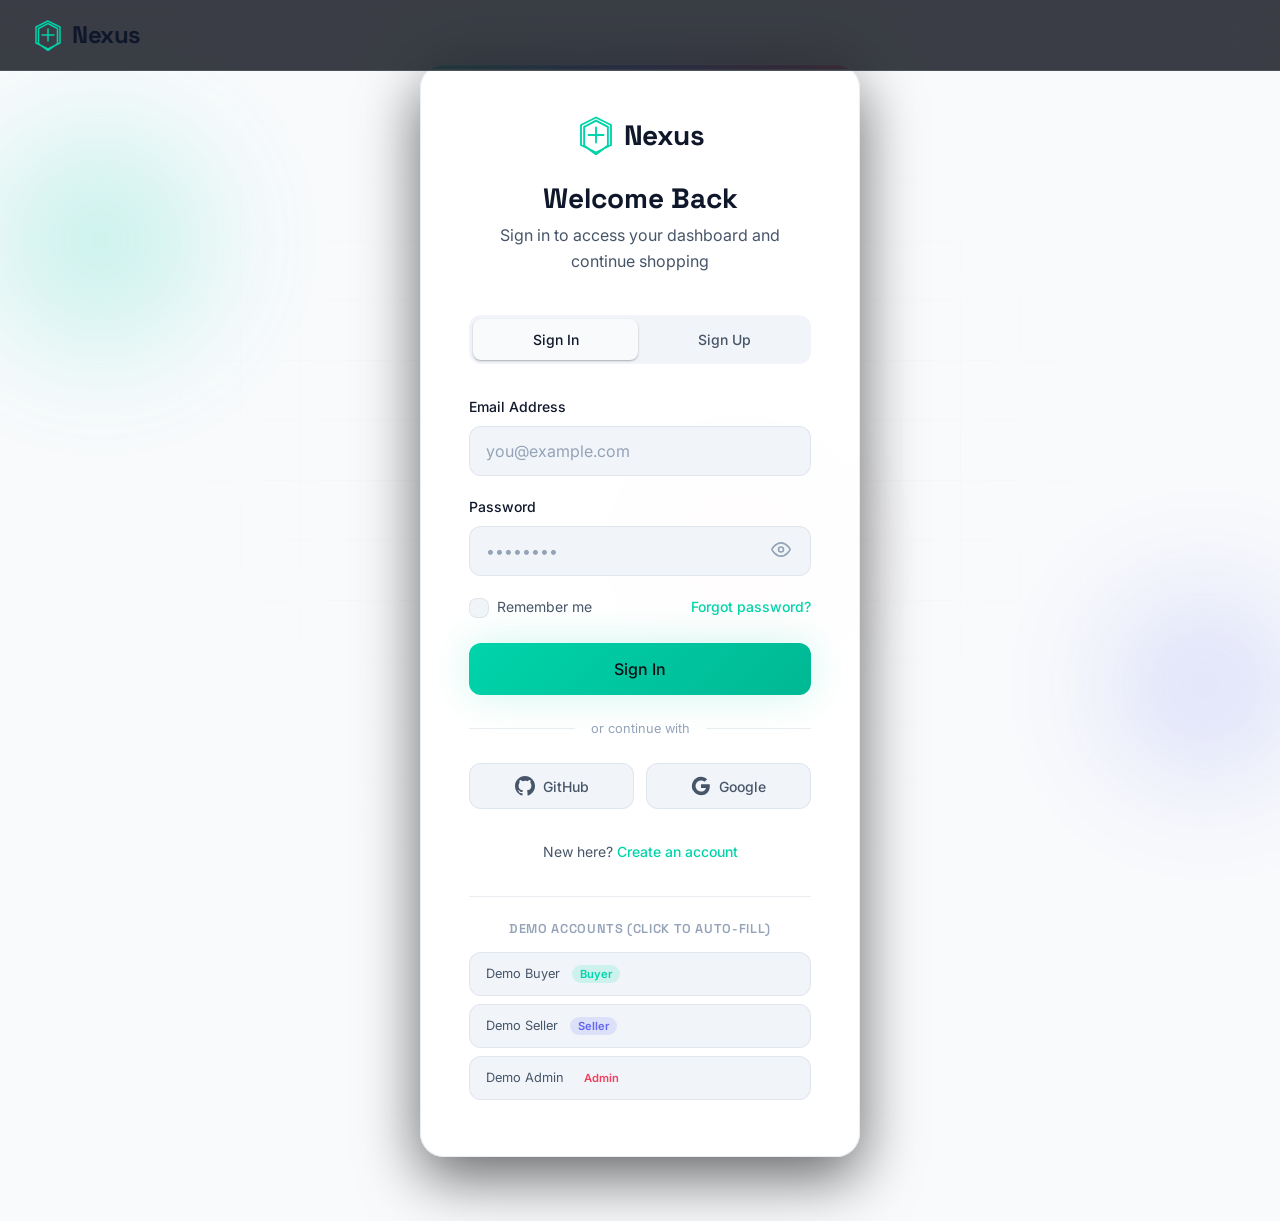
<file: admin.html>
<!DOCTYPE html>
<html lang="en">
<head>
    <meta charset="UTF-8">
    <meta name="viewport" content="width=device-width, initial-scale=1.0">
    <title>Admin Dashboard — Nexus Marketplace</title>
    <link rel="preconnect" href="https://fonts.googleapis.com">
    <link rel="preconnect" href="https://fonts.gstatic.com" crossorigin>
    <link href="https://fonts.googleapis.com/css2?family=Space+Grotesk:wght@300;400;500;600;700&family=Inter:wght@300;400;500;600;700&display=swap" rel="stylesheet">
    <link rel="stylesheet" href="styles.css">
    <style>
        .admin-page { display: grid; grid-template-columns: 260px 1fr; min-height: 100vh; }
        .admin-sidebar {
            background: var(--bg-secondary);
            border-right: 1px solid var(--border-primary);
            padding: 1.5rem;
            position: fixed;
            left: 0; top: 0; bottom: 0;
            width: 260px;
            z-index: var(--z-nav);
            overflow-y: auto;
        }
        .admin-main { margin-left: 260px; padding: 2rem; }
        .admin-header { display: flex; align-items: center; justify-content: space-between; margin-bottom: 2rem; }
        .admin-title { font-size: 1.75rem; font-weight: 700; }
        .admin-user { display: flex; align-items: center; gap: 0.75rem; }
        .admin-user-avatar { width: 40px; height: 40px; border-radius: 50%; object-fit: cover; }
        .admin-nav { display: flex; flex-direction: column; gap: 0.25rem; }
        .admin-nav-item {
            display: flex; align-items: center; gap: 0.75rem;
            padding: 0.75rem 1rem; border-radius: var(--radius-md);
            color: var(--text-secondary); font-weight: 500;
            transition: all var(--transition-fast);
        }
        .admin-nav-item:hover, .admin-nav-item.active {
            background: var(--accent-primary-dim);
            color: var(--accent-primary);
        }
        .admin-nav-item svg { width: 20px; height: 20px; }
        .admin-section { display: none; }
        .admin-section.active { display: block; animation: fadeIn 0.3s ease; }
        @keyframes fadeIn { from { opacity: 0; transform: translateY(10px); } to { opacity: 1; transform: translateY(0); } }
        .stats-grid { display: grid; grid-template-columns: repeat(auto-fit, minmax(240px, 1fr)); gap: 1.5rem; margin-bottom: 2rem; }
        .stat-card {
            background: var(--bg-card); backdrop-filter: blur(20px);
            border: 1px solid var(--border-primary); border-radius: var(--radius-lg);
            padding: 1.5rem; display: flex; align-items: center; gap: 1rem;
        }
        .stat-icon { width: 48px; height: 48px; border-radius: var(--radius-md); display: flex; align-items: center; justify-content: center; }
        .stat-icon svg { width: 24px; height: 24px; }
        .stat-icon.revenue { background: var(--accent-primary-dim); color: var(--accent-primary); }
        .stat-icon.users { background: var(--accent-secondary-dim); color: var(--accent-secondary); }
        .stat-icon.orders { background: var(--accent-tertiary-dim); color: var(--accent-tertiary); }
        .stat-icon.products { background: rgba(251,191,36,0.15); color: var(--accent-gold); }
        .stat-info { display: flex; flex-direction: column; }
        .stat-value { font-family: var(--font-display); font-size: 1.75rem; font-weight: 700; }
        .stat-label { font-size: 0.85rem; color: var(--text-muted); text-transform: uppercase; letter-spacing: 0.05em; }
        .stat-trend { font-size: 0.75rem; font-weight: 600; margin-top: 0.25rem; }
        .stat-trend.positive { color: var(--accent-primary); }
        .stat-trend.negative { color: var(--accent-tertiary); }
        .charts-grid { display: grid; grid-template-columns: 2fr 1fr; gap: 1.5rem; margin-bottom: 2rem; }
        .chart-card {
            background: var(--bg-card); backdrop-filter: blur(20px);
            border: 1px solid var(--border-primary); border-radius: var(--radius-lg);
            padding: 1.5rem;
        }
        .chart-header { display: flex; justify-content: space-between; align-items: center; margin-bottom: 1.5rem; }
        .chart-title { font-size: 1.1rem; font-weight: 600; }
        .chart-select { padding: 0.5rem 1rem; background: var(--bg-tertiary); border: 1px solid var(--border-primary); border-radius: var(--radius-sm); color: var(--text-primary); font-size: 0.8rem; }
        .table-container { overflow-x: auto; }
        .data-table { width: 100%; border-collapse: collapse; }
        .data-table th, .data-table td { padding: 1rem; text-align: left; border-bottom: 1px solid var(--border-primary); }
        .data-table th { font-size: 0.7rem; font-weight: 600; text-transform: uppercase; letter-spacing: 0.05em; color: var(--text-muted); }
        .data-table td { font-size: 0.875rem; }
        .data-table tr:hover td { background: var(--bg-tertiary); }
        .badge { padding: 0.25rem 0.75rem; border-radius: var(--radius-full); font-size: 0.7rem; font-weight: 600; text-transform: uppercase; }
        .badge-success { background: var(--accent-primary-dim); color: var(--accent-primary); }
        .badge-warning { background: rgba(251,191,36,0.15); color: var(--accent-gold); }
        .badge-danger { background: var(--accent-tertiary-dim); color: var(--accent-tertiary); }
        .badge-info { background: var(--accent-secondary-dim); color: var(--accent-secondary); }
        .action-btn { padding: 0.375rem 0.75rem; font-size: 0.75rem; border-radius: var(--radius-sm); margin-right: 0.25rem; }
        .action-btn.edit { background: var(--accent-primary-dim); color: var(--accent-primary); border: 1px solid var(--border-accent); }
        .action-btn.delete { background: var(--accent-tertiary-dim); color: var(--accent-tertiary); border: 1px solid rgba(244,63,94,0.3); }
        .action-btn.view { background: var(--accent-secondary-dim); color: var(--accent-secondary); border: 1px solid rgba(99,102,241,0.3); }
        .chart-canvas { width: 100%; height: 250px; }
        .top-products { display: flex; flex-direction: column; gap: 1rem; }
        .top-product { display: flex; align-items: center; gap: 1rem; padding: 1rem; background: var(--bg-tertiary); border-radius: var(--radius-md); }
        .top-product-rank { font-family: var(--font-display); font-size: 1.5rem; font-weight: 700; color: var(--text-muted); width: 40px; }
        .top-product-info { flex: 1; }
        .top-product-name { font-weight: 600; margin-bottom: 0.25rem; }
        .top-product-meta { font-size: 0.8rem; color: var(--text-muted); }
        .top-product-stats { text-align: right; }
        .top-product-sales { font-family: var(--font-display); font-size: 1.25rem; font-weight: 700; color: var(--accent-primary); }
        .top-product-revenue { font-size: 0.8rem; color: var(--text-muted); }
        .quick-actions { display: flex; gap: 1rem; flex-wrap: wrap; margin-top: 1.5rem; }
        .mobile-menu-btn { display: none; position: fixed; bottom: 1.5rem; right: 1.5rem; z-index: var(--z-overlay); }
        @media (max-width: 1024px) {
            .admin-page { grid-template-columns: 1fr; }
            .admin-sidebar { transform: translateX(-100%); transition: transform var(--transition-base); }
            .admin-sidebar.open { transform: translateX(0); }
            .admin-main { margin-left: 0; }
            .mobile-menu-btn { display: flex; }
            .charts-grid { grid-template-columns: 1fr; }
        }
        .sidebar-overlay { display: none; position: fixed; inset: 0; background: rgba(0,0,0,0.5); z-index: calc(var(--z-nav) - 1); }
        .sidebar-overlay.open { display: block; }
    </style>
</head>
<body>
    <div class="admin-page">
        <!-- Sidebar -->
        <aside class="admin-sidebar" id="adminSidebar">
            <div class="admin-logo" style="display:flex;align-items:center;gap:0.5rem;margin-bottom:2rem;padding-bottom:1.5rem;border-bottom:1px solid var(--border-primary);">
                <svg class="logo-icon" style="width:32px;height:32px;" viewBox="0 0 32 32" fill="none" xmlns="http://www.w3.org/2000/svg">
                    <path d="M16 2L4 8v16l12 6 12-6V8L16 2zm0 2.5L25.5 9.5V24.5L16 31.5L6.5 24.5V9.5L16 4.5z" stroke="currentColor" stroke-width="1.5"/>
                    <path d="M16 10v12M10 16h12" stroke="currentColor" stroke-width="1.5" stroke-linecap="round"/>
                </svg>
                <span class="logo-text" style="font-size:1.25rem;">Nexus Admin</span>
            </div>
            <nav class="admin-nav">
                <button class="admin-nav-item active" data-section="overview">
                    <svg viewBox="0 0 24 24" fill="none" stroke="currentColor" stroke-width="2"><rect x="3" y="3" width="7" height="7" rx="1"/><rect x="14" y="3" width="7" height="7" rx="1"/><rect x="3" y="14" width="7" height="7" rx="1"/><rect x="14" y="14" width="7" height="7" rx="1"/></svg>
                    Overview
                </button>
                <button class="admin-nav-item" data-section="users">
                    <svg viewBox="0 0 24 24" fill="none" stroke="currentColor" stroke-width="2"><path d="M17 21v-2a4 4 0 0 0-4-4H5a4 4 0 0 0-4 4v2"/><circle cx="9" cy="7" r="4"/><path d="M23 21v-2a4 4 0 0 0-3-3.87"/><path d="M16 3.13a4 4 0 0 1 0 7.75"/></svg>
                    Users
                </button>
                <button class="admin-nav-item" data-section="products">
                    <svg viewBox="0 0 24 24" fill="none" stroke="currentColor" stroke-width="2"><path d="M21 16V8a2 2 0 0 0-1-1.73l-7-4a2 2 0 0 0-2 0l-7 4A2 2 0 0 0 3 8v8a2 2 0 0 0 1 1.73l7 4a2 2 0 0 0 2 0l7-4A2 2 0 0 0 21 16z"/><polyline points="3.27 6.96 12 12.01 20.73 6.96"/><line x1="12" y1="22.08" x2="12" y2="12"/></svg>
                    Products
                </button>
                <button class="admin-nav-item" data-section="orders">
                    <svg viewBox="0 0 24 24" fill="none" stroke="currentColor" stroke-width="2"><circle cx="9" cy="21" r="1"/><circle cx="20" cy="21" r="1"/><path d="M1 1h4l2.68 13.39a2 2 0 0 0 2 1.61h9.72a2 2 0 0 0 2-1.61L23 6H6"/></svg>
                    Orders
                </button>
                <button class="admin-nav-item" data-section="analytics">
                    <svg viewBox="0 0 24 24" fill="none" stroke="currentColor" stroke-width="2"><line x1="18" y1="20" x2="18" y2="10"/><line x1="12" y1="20" x2="12" y2="4"/><line x1="6" y1="20" x2="6" y2="14"/></svg>
                    Analytics
                </button>
                <button class="admin-nav-item" data-section="settings">
                    <svg viewBox="0 0 24 24" fill="none" stroke="currentColor" stroke-width="2"><circle cx="12" cy="12" r="3"/><path d="M19.4 15a1.65 1.65 0 0 0 .33 1.82l.06.06a2 2 0 0 1 0 2.83 2 2 0 0 1-2.83 0l-.06-.06a1.65 1.65 0 0 0-1.82-.33 1.65 1.65 0 0 0-1 1.51V21a2 2 0 0 1-2 2 2 2 0 0 1-2-2v-.09A1.65 1.65 0 0 0 9 19.4a1.65 1.65 0 0 0-1.82.33l-.06.06a2 2 0 0 1-2.83 0 2 2 0 0 1 0-2.83l.06-.06a1.65 1.65 0 0 0 .33-1.82 1.65 1.65 0 0 0-1.51-1H3a2 2 0 0 1-2-2 2 2 0 0 1 2-2h.09A1.65 1.65 0 0 1 4.6 9a1.65 1.65 0 0 1 1.82-.33l.06-.06a2 2 0 0 1 2.83 0 2 2 0 0 1 0 2.83l-.06.06a1.65 1.65 0 0 1-.33 1.82V9a1.65 1.65 0 0 1 1.51-1H9a1.65 1.65 0 0 1 1.82-.33l.06-.06a2 2 0 0 1 2.83 0 2 2 0 0 1 0-2.83l-.06-.06A1.65 1.65 0 0 1 15 3a1.65 1.65 0 0 1 1.82.33l.06.06a2 2 0 0 1 0 2.83 2 2 0 0 1-2.83 0l-.06-.06a1.65 1.65 0 0 1-.33-1.82V3a2 2 0 0 1 2-2 2 2 0 0 1 2 2v.09a1.65 1.65 0 0 1 1 1.51 1.65 1.65 0 0 1 1.82.33l.06.06a2 2 0 0 1 0 2.83 2 2 0 0 1-2.83 0l-.06-.06a1.65 1.65 0 0 1-1.82-.33 1.65 1.65 0 0 1-1-1.51V3a2 2 0 0 1 2-2 2 2 0 0 1 2 2h.09a1.65 1.65 0 0 1 1 1.51 1.65 1.65 0 0 1 1.82.33l.06.06a2 2 0 0 1 0 2.83 2 2 0 0 1-2.83 0l-.06-.06a1.65 1.65 0 0 1-.33-1.82V3a2 2 0 0 1 2-2 2 2 0 0 1 2 2h.09a1.65 1.65 0 0 1 1 1.51z"/></svg>
                    Settings
                </button>
            </nav>
        </aside>
        <div class="sidebar-overlay" id="sidebarOverlay"></div>

        <!-- Main Content -->
        <main class="admin-main">
            <header class="admin-header">
                <h1 class="admin-title" id="pageTitle">Overview</h1>
                <div class="admin-user">
                    <img class="admin-user-avatar" id="adminAvatar" src="" alt="">
                    <div>
                        <div style="font-weight:600;" id="adminName">Admin User</div>
                        <div style="font-size:0.75rem;color:var(--text-muted);" id="adminRole">Administrator</div>
                    </div>
                </div>
            </header>

            <!-- Overview Section -->
            <section class="admin-section active" id="overviewSection">
                <div class="stats-grid">
                    <div class="stat-card">
                        <div class="stat-icon revenue"><svg viewBox="0 0 24 24" fill="none" stroke="currentColor" stroke-width="2"><line x1="12" y1="1" x2="12" y2="23"/><path d="M17 5H9.5a3.5 3.5 0 0 0 0 7h5a3.5 3.5 0 0 1 0 7H6"/></svg></div>
                        <div class="stat-info">
                            <span class="stat-value" id="totalRevenue">$0</span>
                            <span class="stat-label">Total Revenue</span>
                            <span class="stat-trend positive" id="revenueTrend">+0% vs last month</span>
                        </div>
                    </div>
                    <div class="stat-card">
                        <div class="stat-icon users"><svg viewBox="0 0 24 24" fill="none" stroke="currentColor" stroke-width="2"><path d="M17 21v-2a4 4 0 0 0-4-4H5a4 4 0 0 0-4 4v2"/><circle cx="9" cy="7" r="4"/><path d="M23 21v-2a4 4 0 0 0-3-3.87"/><path d="M16 3.13a4 4 0 0 1 0 7.75"/></svg></div>
                        <div class="stat-info">
                            <span class="stat-value" id="totalUsers">0</span>
                            <span class="stat-label">Total Users</span>
                            <span class="stat-trend positive" id="usersTrend">+0% vs last month</span>
                        </div>
                    </div>
                    <div class="stat-card">
                        <div class="stat-icon orders"><svg viewBox="0 0 24 24" fill="none" stroke="currentColor" stroke-width="2"><circle cx="9" cy="21" r="1"/><circle cx="20" cy="21" r="1"/><path d="M1 1h4l2.68 13.39a2 2 0 0 0 2 1.61h9.72a2 2 0 0 0 2-1.61L23 6H6"/></svg></div>
                        <div class="stat-info">
                            <span class="stat-value" id="totalOrders">0</span>
                            <span class="stat-label">Total Orders</span>
                            <span class="stat-trend positive" id="ordersTrend">+0% vs last month</span>
                        </div>
                    </div>
                    <div class="stat-card">
                        <div class="stat-icon products"><svg viewBox="0 0 24 24" fill="none" stroke="currentColor" stroke-width="2"><path d="M21 16V8a2 2 0 0 0-1-1.73l-7-4a2 2 0 0 0-2 0l-7 4A2 2 0 0 0 3 8v8a2 2 0 0 0 1 1.73l7 4a2 2 0 0 0 2 0l7-4A2 2 0 0 0 21 16z"/></svg></div>
                        <div class="stat-info">
                            <span class="stat-value" id="totalProducts">0</span>
                            <span class="stat-label">Products</span>
                            <span class="stat-trend positive" id="productsTrend">+0% vs last month</span>
                        </div>
                    </div>
                </div>

                <div class="charts-grid">
                    <div class="chart-card">
                        <div class="chart-header">
                            <h3 class="chart-title">Revenue Overview</h3>
                            <select class="chart-select" id="revenuePeriod">
                                <option value="12">Last 12 Months</option>
                                <option value="6">Last 6 Months</option>
                                <option value="30">Last 30 Days</option>
                            </select>
                        </div>
                        <canvas class="chart-canvas" id="revenueChart"></canvas>
                    </div>
                    <div class="chart-card">
                        <div class="chart-header">
                            <h3 class="chart-title">Top Products</h3>
                        </div>
                        <div class="top-products" id="topProductsList"></div>
                    </div>
                </div>

                <div class="chart-card" style="margin-bottom: 2rem;">
                    <div class="chart-header">
                        <h3 class="chart-title">Recent Orders</h3>
                    </div>
                    <div class="table-container">
                        <table class="data-table" id="recentOrdersTable">
                            <thead>
                                <tr>
                                    <th>Order ID</th>
                                    <th>Customer</th>
                                    <th>Product</th>
                                    <th>Amount</th>
                                    <th>Status</th>
                                    <th>Date</th>
                                </tr>
                            </thead>
                            <tbody id="recentOrdersBody"></tbody>
                        </table>
                    </div>
                </div>

                <div class="quick-actions">
                    <button class="btn btn-primary" onclick="window.location.href='#products'">Add Product</button>
                    <button class="btn btn-secondary" onclick="window.location.href='#users'">Invite User</button>
                    <button class="btn btn-outline" onclick="exportData()">Export Data</button>
                </div>
            </section>

            <!-- Users Section -->
            <section class="admin-section" id="usersSection">
                <div class="chart-header" style="margin-bottom:1.5rem;">
                    <h3 class="chart-title">User Management</h3>
                    <input type="text" class="chart-select" style="width:250px;" placeholder="Search users..." id="userSearch">
                </div>
                <div class="table-container">
                    <table class="data-table" id="usersTable">
                        <thead>
                            <tr>
                                <th>User</th>
                                <th>Email</th>
                                <th>Role</th>
                                <th>Joined</th>
                                <th>Purchases</th>
                                <th>Spent</th>
                                <th>Status</th>
                                <th>Actions</th>
                            </tr>
                        </thead>
                        <tbody id="usersBody"></tbody>
                    </table>
                </div>
            </section>

            <!-- Products Section -->
            <section class="admin-section" id="productsSection">
                <div class="chart-header" style="margin-bottom:1.5rem;">
                    <h3 class="chart-title">Product Management</h3>
                    <button class="btn btn-primary" onclick="openProductModal()">Add Product</button>
                </div>
                <div class="table-container">
                    <table class="data-table" id="productsTable">
                        <thead>
                            <tr>
                                <th>Product</th>
                                <th>Category</th>
                                <th>Price</th>
                                <th>Sales</th>
                                <th>Revenue</th>
                                <th>Rating</th>
                                <th>Author</th>
                                <th>Actions</th>
                            </tr>
                        </thead>
                        <tbody id="productsBody"></tbody>
                    </table>
                </div>
            </section>

            <!-- Orders Section -->
            <section class="admin-section" id="ordersSection">
                <div class="chart-header" style="margin-bottom:1.5rem;">
                    <h3 class="chart-title">Order Management</h3>
                    <select class="chart-select" id="orderStatusFilter">
                        <option value="all">All Status</option>
                        <option value="completed">Completed</option>
                        <option value="pending">Pending</option>
                        <option value="refunded">Refunded</option>
                    </select>
                </div>
                <div class="table-container">
                    <table class="data-table" id="ordersTable">
                        <thead>
                            <tr>
                                <th>Order ID</th>
                                <th>Customer</th>
                                <th>Product</th>
                                <th>Amount</th>
                                <th>Status</th>
                                <th>Payment</th>
                                <th>Date</th>
                                <th>Actions</th>
                            </tr>
                        </thead>
                        <tbody id="ordersBody"></tbody>
                    </table>
                </div>
            </section>

            <!-- Analytics Section -->
            <section class="admin-section" id="analyticsSection">
                <div class="charts-grid">
                    <div class="chart-card">
                        <div class="chart-header">
                            <h3 class="chart-title">User Growth</h3>
                        </div>
                        <canvas class="chart-canvas" id="usersChart"></canvas>
                    </div>
                    <div class="chart-card">
                        <div class="chart-header">
                            <h3 class="chart-title">Category Distribution</h3>
                        </div>
                        <canvas class="chart-canvas" id="categoryChart"></canvas>
                    </div>
                </div>
                <div class="charts-grid">
                    <div class="chart-card">
                        <div class="chart-header">
                            <h3 class="chart-title">Revenue by Category</h3>
                        </div>
                        <canvas class="chart-canvas" id="categoryRevenueChart"></canvas>
                    </div>
                    <div class="chart-card">
                        <div class="chart-header">
                            <h3 class="chart-title">Conversion Funnel</h3>
                        </div>
                        <div style="height:250px;display:flex;flex-direction:column;justify-content:space-between;padding:1rem 0;">
                            <div class="funnel-step" style="display:flex;align-items:center;gap:1rem;">
                                <div style="width:100%;height:40px;background:linear-gradient(90deg,var(--accent-primary),var(--accent-secondary));border-radius:var(--radius-sm);"></div>
                                <span style="width:120px;font-size:0.85rem;">Visitors (100%)</span>
                            </div>
                            <div class="funnel-step" style="display:flex;align-items:center;gap:1rem;">
                                <div style="width:70%;height:40px;background:linear-gradient(90deg,var(--accent-secondary),var(--accent-tertiary));border-radius:var(--radius-sm);"></div>
                                <span style="width:120px;font-size:0.85rem;">Browse (70%)</span>
                            </div>
                            <div class="funnel-step" style="display:flex;align-items:center;gap:1rem;">
                                <div style="width:35%;height:40px;background:linear-gradient(90deg,var(--accent-tertiary),var(--accent-gold));border-radius:var(--radius-sm);"></div>
                                <span style="width:120px;font-size:0.85rem;">Cart (35%)</span>
                            </div>
                            <div class="funnel-step" style="display:flex;align-items:center;gap:1rem;">
                                <div style="width:20%;height:40px;background:linear-gradient(90deg,var(--accent-gold),var(--accent-primary));border-radius:var(--radius-sm);"></div>
                                <span style="width:120px;font-size:0.85rem;">Purchase (20%)</span>
                            </div>
                        </div>
                    </div>
                </div>
            </section>

            <!-- Settings Section -->
            <section class="admin-section" id="settingsSection">
                <div class="chart-card" style="max-width:600px;">
                    <h3 class="chart-title" style="margin-bottom:1.5rem;">Site Settings</h3>
                    <div style="display:flex;flex-direction:column;gap:1.5rem;">
                        <div>
                            <label style="display:block;font-weight:500;margin-bottom:0.5rem;">Marketplace Name</label>
                            <input type="text" class="form-input" value="Nexus Marketplace" style="max-width:400px;">
                        </div>
                        <div>
                            <label style="display:block;font-weight:500;margin-bottom:0.5rem;">Commission Rate (%)</label>
                            <input type="number" class="form-input" value="15" min="0" max="50" style="max-width:200px;">
                        </div>
                        <div>
                            <label style="display:block;font-weight:500;margin-bottom:0.5rem;">Allow New Registrations</label>
                            <label class="checkbox-wrapper">
                                <input type="checkbox" checked>
                                <span class="checkbox-custom"><svg viewBox="0 0 24 24" fill="none" stroke="currentColor" stroke-width="3"><polyline points="20 6 9 17 4 12"/></span>
                                Enabled
                            </label>
                        </div>
                        <div>
                            <label style="display:block;font-weight:500;margin-bottom:0.5rem;">Maintenance Mode</label>
                            <label class="checkbox-wrapper">
                                <input type="checkbox">
                                <span class="checkbox-custom"><svg viewBox="0 0 24 24" fill="none" stroke="currentColor" stroke-width="3"><polyline points="20 6 9 17 4 12"/></span>
                                Disabled
                            </label>
                        </div>
                        <button class="btn btn-primary" style="width:fit-content;">Save Changes</button>
                    </div>
                </div>
            </section>
        </main>
    </div>

    <!-- Product Modal -->
    <div id="productModal" style="display:none;position:fixed;inset:0;background:rgba(0,0,0,0.7);z-index:var(--z-modal);align-items:center;justify-content:center;padding:1rem;">
        <div style="background:var(--bg-card);border:1px solid var(--border-primary);border-radius:var(--radius-xl);padding:2rem;max-width:600px;width:100%;max-height:90vh;overflow-y:auto;">
            <div style="display:flex;justify-content:space-between;align-items:center;margin-bottom:1.5rem;">
                <h3 id="modalTitle">Add Product</h3>
                <button onclick="closeProductModal()" style="background:none;border:none;color:var(--text-muted);font-size:1.5rem;cursor:pointer;">×</button>
            </div>
            <form id="productForm">
                <div style="display:grid;grid-template-columns:1fr 1fr;gap:1rem;margin-bottom:1rem;">
                    <div><label class="form-label">Title</label><input type="text" class="form-input" name="title" required></div>
                    <div><label class="form-label">Category</label><select class="form-input" name="category"><option value="templates">Templates</option><option value="plugins">Plugins</option><option value="courses">Courses</option><option value="assets">Assets</option><option value="tools">Tools</option><option value="services">Services</option></select></div>
                </div>
                <div style="margin-bottom:1rem;"><label class="form-label">Description</label><textarea class="form-input" name="description" rows="3" required></textarea></div>
                <div style="display:grid;grid-template-columns:1fr 1fr 1fr;gap:1rem;margin-bottom:1rem;">
                    <div><label class="form-label">Price ($)</label><input type="number" class="form-input" name="price" min="0" step="0.01" required></div>
                    <div><label class="form-label">Original Price ($)</label><input type="number" class="form-input" name="originalPrice" min="0" step="0.01"></div>
                    <div><label class="form-label">Badge</label><select class="form-input" name="badge"><option value="">None</option><option value="new">New</option><option value="hot">Hot</option><option value="sale">Sale</option><option value="featured">Featured</option></select></div>
                </div>
                <div style="display:grid;grid-template-columns:1fr 1fr;gap:1rem;margin-bottom:1rem;">
                    <div><label class="form-label">Author</label><input type="text" class="form-input" name="author" value="Admin"></div>
                    <div><label class="form-label">Subcategory</label><input type="text" class="form-input" name="subcategory" placeholder="e.g., Next.js / React"></div>
                </div>
                <div style="display:flex;gap:1rem;justify-content:flex-end;">
                    <button type="button" class="btn btn-secondary" onclick="closeProductModal()">Cancel</button>
                    <button type="submit" class="btn btn-primary">Save Product</button>
                </div>
            </form>
        </div>
    </div>

    <script src="data.js"></script>
    <script src="admin.js"></script>
</body>
</html>
</file>
<file: styles.css>
/* ========================================
   NEXUS MARKETPLACE - PREMIUM STYLES
   ======================================== */

:root {
  /* Colors - Dark Theme Primary */
  --bg-primary: #0a0e17;
  --bg-secondary: #111827;
  --bg-tertiary: #1a2235;
  --bg-card: rgba(22, 30, 48, 0.8);
  --bg-glass: rgba(22, 30, 48, 0.6);
  --bg-glass-strong: rgba(22, 30, 48, 0.9);

  /* Accent Colors */
  --accent-primary: #00d4aa;
  --accent-primary-dim: rgba(0, 212, 170, 0.15);
  --accent-secondary: #6366f1;
  --accent-secondary-dim: rgba(99, 102, 241, 0.15);
  --accent-tertiary: #f43f5e;
  --accent-gold: #fbbf24;

  /* Text Colors */
  --text-primary: #f8fafc;
  --text-secondary: #94a3b8;
  --text-muted: #64748b;
  --text-inverse: #0a0e17;

  /* Borders */
  --border-primary: rgba(148, 163, 184, 0.12);
  --border-accent: rgba(0, 212, 170, 0.3);
  --border-glow: rgba(0, 212, 170, 0.5);

  /* Shadows */
  --shadow-sm: 0 1px 2px rgba(0, 0, 0, 0.3);
  --shadow-md: 0 4px 12px rgba(0, 0, 0, 0.4);
  --shadow-lg: 0 12px 40px rgba(0, 0, 0, 0.5);
  --shadow-xl: 0 20px 60px rgba(0, 0, 0, 0.6);
  --shadow-glow: 0 0 40px rgba(0, 212, 170, 0.2);
  --shadow-glow-strong: 0 0 60px rgba(0, 212, 170, 0.35);

  /* Radius */
  --radius-sm: 8px;
  --radius-md: 12px;
  --radius-lg: 16px;
  --radius-xl: 24px;
  --radius-full: 9999px;

  /* Transitions */
  --transition-fast: 150ms ease;
  --transition-base: 250ms ease;
  --transition-slow: 400ms ease;
  --transition-spring: 400ms cubic-bezier(0.34, 1.56, 0.64, 1);

  /* Typography */
  --font-display: 'Space Grotesk', sans-serif;
  --font-body: 'Inter', sans-serif;

  /* Z-index */
  --z-bg: 0;
  --z-content: 10;
  --z-nav: 100;
  --z-overlay: 200;
  --z-modal: 300;
  --z-toast: 400;
}

@media (prefers-color-scheme: light) {
  :root {
    --bg-primary: #f8fafc;
    --bg-secondary: #ffffff;
    --bg-tertiary: #f1f5f9;
    --bg-card: rgba(255, 255, 255, 0.9);
    --bg-glass: rgba(255, 255, 255, 0.7);
    --bg-glass-strong: rgba(255, 255, 255, 0.95);

    --text-primary: #0f172a;
    --text-secondary: #475569;
    --text-muted: #94a3b8;

    --border-primary: rgba(148, 163, 184, 0.2);
  }
}

/* ========================================
   RESET & BASE
   ======================================== */

*, *::before, *::after {
  box-sizing: border-box;
  margin: 0;
  padding: 0;
}

html {
  scroll-behavior: smooth;
  -webkit-font-smoothing: antialiased;
  -moz-osx-font-smoothing: grayscale;
}

body {
  font-family: var(--font-body);
  background: var(--bg-primary);
  color: var(--text-primary);
  line-height: 1.6;
  overflow-x: hidden;
  min-height: 100vh;
}

a {
  color: inherit;
  text-decoration: none;
}

button {
  font-family: inherit;
  cursor: pointer;
  border: none;
  background: none;
}

img {
  max-width: 100%;
  height: auto;
  display: block;
}

input, select, textarea {
  font-family: inherit;
  font-size: inherit;
}

/* Scrollbar */
::-webkit-scrollbar { width: 8px; height: 8px; }
::-webkit-scrollbar-track { background: var(--bg-primary); }
::-webkit-scrollbar-thumb { background: var(--bg-tertiary); border-radius: 4px; }
::-webkit-scrollbar-thumb:hover { background: var(--text-muted); }

/* Selection */
::selection {
  background: var(--accent-primary-dim);
  color: var(--text-primary);
}

/* ========================================
   BACKGROUND ANIMATION
   ======================================== */

.bg-animation {
  position: fixed;
  inset: 0;
  z-index: var(--z-bg);
  pointer-events: none;
  overflow: hidden;
}

.bg-orb {
  position: absolute;
  border-radius: 50%;
  filter: blur(80px);
  opacity: 0.4;
  animation: float 20s ease-in-out infinite;
}

.bg-orb:nth-child(1) {
  width: 400px; height: 400px;
  background: radial-gradient(circle, var(--accent-primary) 0%, transparent 70%);
  top: -100px; right: -100px;
  animation-delay: 0s;
}

.bg-orb:nth-child(2) {
  width: 300px; height: 300px;
  background: radial-gradient(circle, var(--accent-secondary) 0%, transparent 70%);
  bottom: 20%; left: -50px;
  animation-delay: -7s;
}

.bg-orb:nth-child(3) {
  width: 250px; height: 250px;
  background: radial-gradient(circle, var(--accent-tertiary) 0%, transparent 70%);
  top: 40%; right: 10%;
  animation-delay: -14s;
}

@keyframes float {
  0%, 100% { transform: translate(0, 0) scale(1); }
  25% { transform: translate(30px, -30px) scale(1.05); }
  50% { transform: translate(-20px, 20px) scale(0.95); }
  75% { transform: translate(20px, 30px) scale(1.02); }
}

.grid-overlay {
  position: fixed;
  inset: 0;
  z-index: var(--z-bg);
  pointer-events: none;
  background-image:
    linear-gradient(rgba(148, 163, 184, 0.03) 1px, transparent 1px),
    linear-gradient(90deg, rgba(148, 163, 184, 0.03) 1px, transparent 1px);
  background-size: 60px 60px;
  mask-image: radial-gradient(ellipse at center, black 20%, transparent 70%);
}

/* ========================================
   TYPOGRAPHY
   ======================================== */

h1, h2, h3, h4, h5, h6 {
  font-family: var(--font-display);
  font-weight: 600;
  line-height: 1.2;
  color: var(--text-primary);
}

.gradient-text {
  background: linear-gradient(135deg, var(--accent-primary) 0%, var(--accent-secondary) 100%);
  -webkit-background-clip: text;
  -webkit-text-fill-color: transparent;
  background-clip: text;
}

.section-title {
  font-size: clamp(2rem, 5vw, 3rem);
  font-weight: 700;
  letter-spacing: -0.02em;
}

.section-subtitle {
  color: var(--text-secondary);
  font-size: 1.1rem;
  margin-top: 0.5rem;
}

/* ========================================
   BUTTONS
   ======================================== */

.btn {
  display: inline-flex;
  align-items: center;
  justify-content: center;
  gap: 0.5rem;
  padding: 0.875rem 1.75rem;
  font-size: 0.9rem;
  font-weight: 500;
  border-radius: var(--radius-md);
  transition: all var(--transition-base);
  white-space: nowrap;
}

.btn-lg { padding: 1rem 2.25rem; font-size: 1rem; }
.btn-sm { padding: 0.625rem 1.25rem; font-size: 0.8rem; }

.btn-primary {
  background: linear-gradient(135deg, var(--accent-primary) 0%, #00b894 100%);
  color: var(--text-inverse);
  box-shadow: var(--shadow-glow);
}

.btn-primary:hover {
  transform: translateY(-2px);
  box-shadow: var(--shadow-glow-strong);
}

.btn-primary:active { transform: translateY(0); }

.btn-secondary {
  background: linear-gradient(135deg, var(--accent-secondary) 0%, #4f46e5 100%);
  color: white;
  box-shadow: 0 0 30px rgba(99, 102, 241, 0.2);
}

.btn-secondary:hover { transform: translateY(-2px); box-shadow: 0 0 40px rgba(99, 102, 241, 0.3); }

.btn-outline {
  border: 1px solid var(--border-primary);
  color: var(--text-primary);
  background: var(--bg-glass);
  backdrop-filter: blur(10px);
}

.btn-outline:hover {
  border-color: var(--accent-primary);
  background: var(--accent-primary-dim);
  color: var(--accent-primary);
}

.btn-ghost {
  color: var(--text-secondary);
  background: transparent;
}

.btn-ghost:hover {
  color: var(--text-primary);
  background: var(--bg-tertiary);
}

.btn-glass {
  background: var(--bg-glass);
  backdrop-filter: blur(20px);
  border: 1px solid var(--border-primary);
  color: var(--text-primary);
}

.btn-glass:hover {
  border-color: var(--border-accent);
  background: var(--bg-glass-strong);
}

.btn-icon {
  padding: 0.75rem;
  border-radius: var(--radius-sm);
}

.btn-icon:hover { background: var(--bg-tertiary); }

/* ========================================
   NAVBAR
   ======================================== */

.navbar {
  position: fixed;
  top: 0; left: 0; right: 0;
  z-index: var(--z-nav);
  background: rgba(10, 14, 23, 0.8);
  backdrop-filter: blur(20px);
  border-bottom: 1px solid var(--border-primary);
  transition: all var(--transition-base);
}

.navbar.scrolled {
  background: rgba(10, 14, 23, 0.95);
  box-shadow: var(--shadow-md);
}

.nav-container {
  max-width: 1400px;
  margin: 0 auto;
  padding: 1rem 2rem;
  display: flex;
  align-items: center;
  justify-content: space-between;
  gap: 2rem;
}

.logo {
  display: flex;
  align-items: center;
  gap: 0.5rem;
  color: var(--text-primary);
}

.logo-icon { width: 32px; height: 32px; color: var(--accent-primary); }
.logo-text { font-family: var(--font-display); font-size: 1.5rem; font-weight: 700; letter-spacing: -0.02em; }

.nav-links {
  display: flex;
  align-items: center;
  gap: 0.25rem;
}

.nav-link {
  padding: 0.5rem 1rem;
  font-size: 0.875rem;
  font-weight: 500;
  color: var(--text-secondary);
  border-radius: var(--radius-sm);
  transition: all var(--transition-fast);
  position: relative;
}

.nav-link::after {
  content: '';
  position: absolute;
  bottom: 0; left: 50%;
  width: 0; height: 2px;
  background: var(--accent-primary);
  border-radius: 1px;
  transform: translateX(-50%);
  transition: width var(--transition-base);
}

.nav-link:hover, .nav-link.active {
  color: var(--text-primary);
  background: var(--bg-tertiary);
}

.nav-link.active::after { width: 80%; }

.nav-actions { display: flex; align-items: center; gap: 0.75rem; }

.btn-search {
  position: relative;
  padding: 0.5rem;
  border-radius: var(--radius-sm);
  color: var(--text-secondary);
}

.btn-search:hover { color: var(--text-primary); background: var(--bg-tertiary); }

.search-overlay {
  position: absolute;
  top: 100%; right: 0;
  margin-top: 0.5rem;
  opacity: 0;
  visibility: hidden;
  transform: translateY(-10px);
  transition: all var(--transition-base);
}

.search-overlay.active {
  opacity: 1;
  visibility: visible;
  transform: translateY(0);
}

.search-input {
  width: 280px;
  padding: 0.75rem 1rem 0.75rem 2.5rem;
  background: var(--bg-card);
  backdrop-filter: blur(20px);
  border: 1px solid var(--border-primary);
  border-radius: var(--radius-md);
  color: var(--text-primary);
  font-size: 0.9rem;
  box-shadow: var(--shadow-lg);
}

.search-input::placeholder { color: var(--text-muted); }
.search-input:focus { outline: none; border-color: var(--accent-primary); box-shadow: var(--shadow-glow); }

/* ========================================
   HERO
   ======================================== */

.hero {
  position: relative;
  min-height: 100vh;
  display: grid;
  grid-template-columns: 1fr 1fr;
  align-items: center;
  padding: 8rem 2rem 4rem;
  max-width: 1400px;
  margin: 0 auto;
  gap: 4rem;
}

.hero-badge {
  display: inline-flex;
  align-items: center;
  gap: 0.5rem;
  padding: 0.5rem 1rem;
  background: var(--accent-primary-dim);
  border: 1px solid var(--border-accent);
  border-radius: var(--radius-full);
  font-size: 0.8rem;
  font-weight: 500;
  color: var(--accent-primary);
  margin-bottom: 1.5rem;
  width: fit-content;
}

.badge-dot {
  width: 8px; height: 8px;
  background: var(--accent-primary);
  border-radius: 50%;
  animation: pulse 2s ease-in-out infinite;
}

@keyframes pulse {
  0%, 100% { opacity: 1; transform: scale(1); }
  50% { opacity: 0.5; transform: scale(0.8); }
}

.hero-title {
  font-size: clamp(2.5rem, 6vw, 4.5rem);
  font-weight: 700;
  line-height: 1.1;
  letter-spacing: -0.03em;
  margin-bottom: 1.5rem;
}

.title-line { display: block; }

.hero-subtitle {
  font-size: 1.25rem;
  color: var(--text-secondary);
  max-width: 500px;
  margin-bottom: 2.5rem;
  line-height: 1.7;
}

.hero-actions { display: flex; flex-wrap: wrap; gap: 1rem; margin-bottom: 3rem; }

.hero-stats {
  display: flex;
  flex-wrap: wrap;
  gap: 2.5rem;
  padding-top: 2rem;
  border-top: 1px solid var(--border-primary);
}

.stat { text-align: left; }

.stat-number {
  display: block;
  font-family: var(--font-display);
  font-size: 2.5rem;
  font-weight: 700;
  color: var(--text-primary);
  line-height: 1;
}

.stat-label {
  font-size: 0.85rem;
  color: var(--text-muted);
  text-transform: uppercase;
  letter-spacing: 0.05em;
}

/* Hero Visual - Floating Cards */
.hero-visual { position: relative; height: 500px; }
.floating-cards { position: relative; width: 100%; height: 100%; }

.float-card {
  position: absolute;
  background: var(--bg-card);
  backdrop-filter: blur(20px);
  border: 1px solid var(--border-primary);
  border-radius: var(--radius-lg);
  padding: 1.5rem;
  box-shadow: var(--shadow-xl);
  animation: floatCard 6s ease-in-out infinite;
  transition: all var(--transition-slow);
}

.float-card:hover {
  transform: translateY(-10px) scale(1.02) !important;
  border-color: var(--border-accent);
  box-shadow: var(--shadow-glow-strong), var(--shadow-xl);
}

.float-card:nth-child(1) {
  top: 10%; left: 10%;
  width: 280px;
  animation-delay: 0s;
}

.float-card:nth-child(2) {
  top: 20%; right: 10%;
  width: 240px;
  animation-delay: -1.5s;
}

.float-card:nth-child(3) {
  bottom: 20%; left: 15%;
  width: 260px;
  animation-delay: -3s;
}

.float-card:nth-child(4) {
  bottom: 10%; right: 15%;
  width: 220px;
  animation-delay: -4.5s;
}

@keyframes floatCard {
  0%, 100% { transform: translateY(0) rotate(0deg); }
  25% { transform: translateY(-15px) rotate(1deg); }
  50% { transform: translateY(5px) rotate(-0.5deg); }
  75% { transform: translateY(-10px) rotate(0.5deg); }
}

.float-card-icon {
  width: 48px; height: 48px;
  border-radius: var(--radius-md);
  display: flex;
  align-items: center;
  justify-content: center;
  margin-bottom: 1rem;
}

.float-card-icon svg { width: 24px; height: 24px; }

.float-card h4 { font-size: 1rem; font-weight: 600; margin-bottom: 0.25rem; }
.float-card p { font-size: 0.8rem; color: var(--text-muted); }

/* ========================================
   MARKETPLACE SECTION
   ======================================== */

.main-content { padding: 4rem 2rem; max-width: 1400px; margin: 0 auto; }

.section-header {
  display: flex;
  align-items: flex-end;
  justify-content: space-between;
  flex-wrap: wrap;
  gap: 1.5rem;
  margin-bottom: 3rem;
}

.sort-select {
  padding: 0.75rem 2.5rem 0.75rem 1rem;
  background: var(--bg-card);
  border: 1px solid var(--border-primary);
  border-radius: var(--radius-md);
  color: var(--text-primary);
  font-size: 0.875rem;
  appearance: none;
  background-image: url("data:image/svg+xml,%3Csvg xmlns='http://www.w3.org/2000/svg' width='16' height='16' viewBox='0 0 24 24' fill='none' stroke='%2394a3b8' stroke-width='2'%3E%3Cpath d='M6 9l6 6 6-6'/%3E%3C/svg%3E");
  background-repeat: no-repeat;
  background-position: right 0.75rem center;
  cursor: pointer;
  transition: all var(--transition-fast);
}

.sort-select:hover { border-color: var(--accent-primary); }
.sort-select:focus { outline: none; border-color: var(--accent-primary); box-shadow: var(--shadow-glow); }

/* Products Grid */
.products-grid {
  display: grid;
  grid-template-columns: repeat(auto-fill, minmax(320px, 1fr));
  gap: 1.5rem;
}

.product-card {
  background: var(--bg-card);
  backdrop-filter: blur(20px);
  border: 1px solid var(--border-primary);
  border-radius: var(--radius-xl);
  overflow: hidden;
  transition: all var(--transition-slow);
  position: relative;
}

.product-card::before {
  content: '';
  position: absolute;
  inset: 0;
  background: linear-gradient(135deg, var(--accent-primary-dim) 0%, transparent 50%);
  opacity: 0;
  transition: opacity var(--transition-base);
  pointer-events: none;
  z-index: 1;
}

.product-card:hover {
  transform: translateY(-8px);
  border-color: var(--border-accent);
  box-shadow: var(--shadow-glow), var(--shadow-xl);
}

.product-card:hover::before { opacity: 1; }

.product-image {
  aspect-ratio: 16/10;
  background: linear-gradient(135deg, var(--bg-tertiary) 0%, var(--bg-secondary) 100%);
  position: relative;
  overflow: hidden;
}

.product-image img { width: 100%; height: 100%; object-fit: cover; transition: transform var(--transition-slow); }
.product-card:hover .product-image img { transform: scale(1.05); }

.product-badge {
  position: absolute;
  top: 1rem; left: 1rem;
  padding: 0.25rem 0.75rem;
  font-size: 0.7rem;
  font-weight: 600;
  border-radius: var(--radius-full);
  text-transform: uppercase;
  letter-spacing: 0.05em;
}

.badge-new { background: var(--accent-primary); color: var(--text-inverse); }
.badge-hot { background: var(--accent-tertiary); color: white; }
.badge-sale { background: var(--accent-gold); color: var(--text-inverse); }
.badge-featured { background: var(--accent-secondary); color: white; }

.product-wishlist {
  position: absolute;
  top: 1rem; right: 1rem;
  width: 36px; height: 36px;
  border-radius: 50%;
  background: var(--bg-glass-strong);
  backdrop-filter: blur(10px);
  border: 1px solid var(--border-primary);
  display: flex;
  align-items: center;
  justify-content: center;
  color: var(--text-secondary);
  transition: all var(--transition-base);
  z-index: 2;
}

.product-wishlist:hover {
  background: var(--accent-tertiary);
  border-color: var(--accent-tertiary);
  color: white;
  transform: scale(1.1);
}

.product-wishlist.active { background: var(--accent-tertiary); border-color: var(--accent-tertiary); color: white; }

.product-content { padding: 1.5rem; position: relative; z-index: 2; }

.product-category {
  font-size: 0.7rem;
  font-weight: 600;
  color: var(--accent-primary);
  text-transform: uppercase;
  letter-spacing: 0.05em;
  margin-bottom: 0.5rem;
}

.product-title {
  font-size: 1.1rem;
  font-weight: 600;
  margin-bottom: 0.5rem;
  transition: color var(--transition-fast);
}

.product-card:hover .product-title { color: var(--accent-primary); }

.product-description {
  font-size: 0.875rem;
  color: var(--text-secondary);
  line-height: 1.5;
  margin-bottom: 1rem;
  display: -webkit-box;
  -webkit-line-clamp: 2;
  -webkit-box-orient: vertical;
  overflow: hidden;
}

.product-meta {
  display: flex;
  align-items: center;
  justify-content: space-between;
  padding-top: 1rem;
  border-top: 1px solid var(--border-primary);
}

.product-author {
  display: flex;
  align-items: center;
  gap: 0.5rem;
}

.author-avatar {
  width: 32px; height: 32px;
  border-radius: 50%;
  background: linear-gradient(135deg, var(--accent-primary), var(--accent-secondary));
  display: flex;
  align-items: center;
  justify-content: center;
  font-size: 0.7rem;
  font-weight: 600;
  color: var(--text-inverse);
}

.author-name { font-size: 0.8rem; font-weight: 500; color: var(--text-secondary); }

.product-price {
  display: flex;
  align-items: baseline;
  gap: 0.5rem;
}

.price-current { font-family: var(--font-display); font-size: 1.25rem; font-weight: 700; color: var(--text-primary); }
.price-original { font-size: 0.875rem; color: var(--text-muted); text-decoration: line-through; }

.load-more-container { text-align: center; margin-top: 3rem; }

/* ========================================
   CATEGORIES
   ======================================== */

.categories { padding-top: 4rem; }

.categories-grid {
  display: grid;
  grid-template-columns: repeat(auto-fit, minmax(200px, 1fr));
  gap: 1rem;
}

.category-card {
  background: var(--bg-card);
  backdrop-filter: blur(20px);
  border: 1px solid var(--border-primary);
  border-radius: var(--radius-lg);
  padding: 2rem 1.5rem;
  text-align: center;
  transition: all var(--transition-base);
  cursor: pointer;
}

.category-card:hover {
  transform: translateY(-4px);
  border-color: var(--border-accent);
  box-shadow: var(--shadow-glow), var(--shadow-lg);
}

.category-icon {
  width: 64px; height: 64px;
  border-radius: var(--radius-md);
  display: flex;
  align-items: center;
  justify-content: center;
  margin: 0 auto 1rem;
}

.category-icon svg { width: 32px; height: 32px; }

.category-card h3 { font-size: 1.1rem; font-weight: 600; margin-bottom: 0.25rem; }
.category-card p { font-size: 0.85rem; color: var(--text-muted); }

/* ========================================
   TESTIMONIALS
   ======================================== */

.testimonials { padding-top: 4rem; }

.testimonials-track {
  display: flex;
  gap: 1.5rem;
  overflow-x: auto;
  padding: 1rem 0.5rem 2rem;
  scroll-snap-type: x mandatory;
  scrollbar-width: none;
}

.testimonials-track::-webkit-scrollbar { display: none; }

.testimonial-card {
  flex: 0 0 340px;
  scroll-snap-align: start;
  background: var(--bg-card);
  backdrop-filter: blur(20px);
  border: 1px solid var(--border-primary);
  border-radius: var(--radius-xl);
  padding: 2rem;
  transition: all var(--transition-base);
}

.testimonial-card:hover { border-color: var(--border-accent); box-shadow: var(--shadow-lg); }

.testimonial-stars { display: flex; gap: 0.25rem; margin-bottom: 1rem; }
.testimonial-stars svg { width: 20px; height: 20px; color: var(--accent-gold); }

.testimonial-text { font-size: 0.95rem; color: var(--text-secondary); line-height: 1.7; margin-bottom: 1.5rem; }

.testimonial-author { display: flex; align-items: center; gap: 1rem; }
.author-img { width: 48px; height: 48px; border-radius: 50%; object-fit: cover; }
.author-info { display: flex; flex-direction: column; }
.author-name { font-weight: 600; font-size: 0.9rem; }
.author-role { font-size: 0.8rem; color: var(--text-muted); }

/* ========================================
   CTA SECTION
   ======================================== */

.cta-section { padding-top: 4rem; }

.cta-card {
  background: linear-gradient(135deg, var(--bg-tertiary) 0%, var(--bg-card) 100%);
  border: 1px solid var(--border-primary);
  border-radius: var(--radius-xl);
  padding: 3rem;
  display: grid;
  grid-template-columns: 1fr 1fr;
  gap: 3rem;
  align-items: center;
  position: relative;
  overflow: hidden;
}

.cta-card::before {
  content: '';
  position: absolute;
  inset: 0;
  background: radial-gradient(ellipse at 20% 50%, var(--accent-primary-dim) 0%, transparent 50%);
  pointer-events: none;
}

.cta-content { position: relative; z-index: 1; }
.cta-content h2 { font-size: 2.5rem; font-weight: 700; margin-bottom: 1rem; }
.cta-content p { color: var(--text-secondary); font-size: 1.1rem; margin-bottom: 2rem; max-width: 400px; }

.cta-visual { position: relative; z-index: 1; }

.earnings-preview {
  background: var(--bg-primary);
  border: 1px solid var(--border-primary);
  border-radius: var(--radius-lg);
  padding: 1.5rem;
  box-shadow: var(--shadow-xl);
}

.earnings-chart { height: 150px; margin-bottom: 1.5rem; position: relative; }
.earnings-chart canvas { width: 100%; height: 100%; }

.earnings-stats {
  display: flex;
  gap: 2rem;
  padding-top: 1rem;
  border-top: 1px solid var(--border-primary);
}

.earnings-stats > div { display: flex; flex-direction: column; gap: 0.25rem; }
.earnings-value { font-family: var(--font-display); font-size: 1.5rem; font-weight: 700; color: var(--accent-primary); }
.earnings-label { font-size: 0.8rem; color: var(--text-muted); text-transform: uppercase; letter-spacing: 0.05em; }

/* ========================================
   FOOTER
   ======================================== */

.footer {
  padding: 4rem 2rem 2rem;
  border-top: 1px solid var(--border-primary);
  background: var(--bg-secondary);
}

.footer-grid {
  max-width: 1400px;
  margin: 0 auto 3rem;
  display: grid;
  grid-template-columns: 2fr repeat(4, 1fr);
  gap: 3rem;
}

.footer-brand p { color: var(--text-secondary); margin: 1rem 0 1.5rem; max-width: 300px; line-height: 1.7; }

.social-links { display: flex; gap: 0.75rem; }
.social-link {
  width: 40px; height: 40px;
  border-radius: var(--radius-sm);
  background: var(--bg-tertiary);
  border: 1px solid var(--border-primary);
  display: flex;
  align-items: center;
  justify-content: center;
  color: var(--text-secondary);
  transition: all var(--transition-base);
}

.social-link:hover {
  background: var(--accent-primary);
  border-color: var(--accent-primary);
  color: var(--text-inverse);
  transform: translateY(-2px);
}

.footer-column h4 { font-size: 0.875rem; font-weight: 600; text-transform: uppercase; letter-spacing: 0.05em; color: var(--text-muted); margin-bottom: 1.25rem; }

.footer-column a {
  display: block;
  font-size: 0.9rem;
  color: var(--text-secondary);
  margin-bottom: 0.75rem;
  transition: color var(--transition-fast);
}

.footer-column a:hover { color: var(--accent-primary); }

.footer-bottom {
  max-width: 1400px;
  margin: 0 auto;
  padding-top: 2rem;
  border-top: 1px solid var(--border-primary);
  display: flex;
  align-items: center;
  justify-content: space-between;
  flex-wrap: wrap;
  gap: 1rem;
}

.footer-bottom p { font-size: 0.85rem; color: var(--text-muted); }

.footer-badges { display: flex; gap: 1rem; }
.footer-badges .badge-secure, .footer-badges .badge-ssl {
  display: inline-flex;
  align-items: center;
  gap: 0.375rem;
  padding: 0.375rem 0.75rem;
  background: var(--bg-tertiary);
  border: 1px solid var(--border-primary);
  border-radius: var(--radius-full);
  font-size: 0.7rem;
  font-weight: 500;
  color: var(--text-secondary);
}

/* ========================================
   TOAST NOTIFICATIONS
   ======================================== */

.toast-container {
  position: fixed;
  bottom: 2rem; right: 2rem;
  z-index: var(--z-toast);
  display: flex;
  flex-direction: column;
  gap: 0.75rem;
}

.toast {
  background: var(--bg-card);
  backdrop-filter: blur(20px);
  border: 1px solid var(--border-primary);
  border-radius: var(--radius-md);
  padding: 1rem 1.5rem;
  display: flex;
  align-items: center;
  gap: 0.75rem;
  box-shadow: var(--shadow-xl);
  animation: slideIn 0.4s var(--transition-spring);
  max-width: 350px;
}

.toast.success { border-left: 4px solid var(--accent-primary); }
.toast.error { border-left: 4px solid var(--accent-tertiary); }
.toast.info { border-left: 4px solid var(--accent-secondary); }

.toast-icon {
  width: 24px; height: 24px;
  flex-shrink: 0;
}

.toast.success .toast-icon { color: var(--accent-primary); }
.toast.error .toast-icon { color: var(--accent-tertiary); }
.toast.info .toast-icon { color: var(--accent-secondary); }

.toast-message { font-size: 0.9rem; font-weight: 500; }

@keyframes slideIn {
  from { opacity: 0; transform: translateX(100px); }
  to { opacity: 1; transform: translateX(0); }
}

/* ========================================
   RESPONSIVE
   ======================================== */

@media (max-width: 1024px) {
  .hero { grid-template-columns: 1fr; text-align: center; padding-top: 6rem; }
  .hero-visual { order: -1; height: 350px; margin-bottom: 2rem; }
  .hero-stats { justify-content: center; }
  .hero-actions { justify-content: center; }
  .cta-card { grid-template-columns: 1fr; text-align: center; }
  .cta-content p { margin-left: auto; margin-right: auto; }
  .footer-grid { grid-template-columns: 1fr 1fr 1fr; }
  .footer-brand { grid-column: span 3; }
}

@media (max-width: 768px) {
  .nav-links { display: none; }
  .btn-search { display: none; }
  .signupBtn { display: none; }
  .hero-stats { gap: 1.5rem; }
  .stat-number { font-size: 2rem; }
  .products-grid { grid-template-columns: 1fr; }
  .footer-grid { grid-template-columns: 1fr 1fr; }
  .footer-brand { grid-column: span 2; }
  .footer-bottom { flex-direction: column; text-align: center; }
}

@media (max-width: 480px) {
  .nav-container { padding: 1rem; }
  .hero { padding: 5rem 1rem 3rem; }
  .main-content { padding: 2rem 1rem; }
  .products-grid { grid-template-columns: 1fr; }
  .categories-grid { grid-template-columns: 1fr 1fr; }
  .testimonial-card { flex: 0 0 280px; }
  .cta-card { padding: 2rem 1.5rem; }
  .footer-grid { grid-template-columns: 1fr; }
  .footer-brand { grid-column: span 1; }
  .footer-badges { flex-direction: column; gap: 0.5rem; width: 100%; }
  .footer-badges span { justify-content: center; }
}

/* ========================================
   UTILITIES
   ======================================== */

.sr-only {
  position: absolute;
  width: 1px; height: 1px;
  padding: 0; margin: -1px;
  overflow: hidden; clip: rect(0, 0, 0, 0);
  white-space: nowrap; border: 0;
}

.text-center { text-align: center; }
.text-gradient { background: linear-gradient(135deg, var(--accent-primary), var(--accent-secondary)); -webkit-background-clip: text; -webkit-text-fill-color: transparent; }

.mt-1 { margin-top: 0.25rem; }
.mt-2 { margin-top: 0.5rem; }
.mt-3 { margin-top: 1rem; }
.mt-4 { margin-top: 1.5rem; }
.mt-5 { margin-top: 2rem; }

.mb-1 { margin-bottom: 0.25rem; }
.mb-2 { margin-bottom: 0.5rem; }
.mb-3 { margin-bottom: 1rem; }
.mb-4 { margin-bottom: 1.5rem; }
.mb-5 { margin-bottom: 2rem; }

/* Focus visible for accessibility */
:focus-visible {
  outline: 2px solid var(--accent-primary);
  outline-offset: 2px;
}

/* Reduced motion */
@media (prefers-reduced-motion: reduce) {
  *, *::before, *::after {
    animation-duration: 0.01ms !important;
    animation-iteration-count: 1 !important;
    transition-duration: 0.01ms !important;
  }
}
</file>
